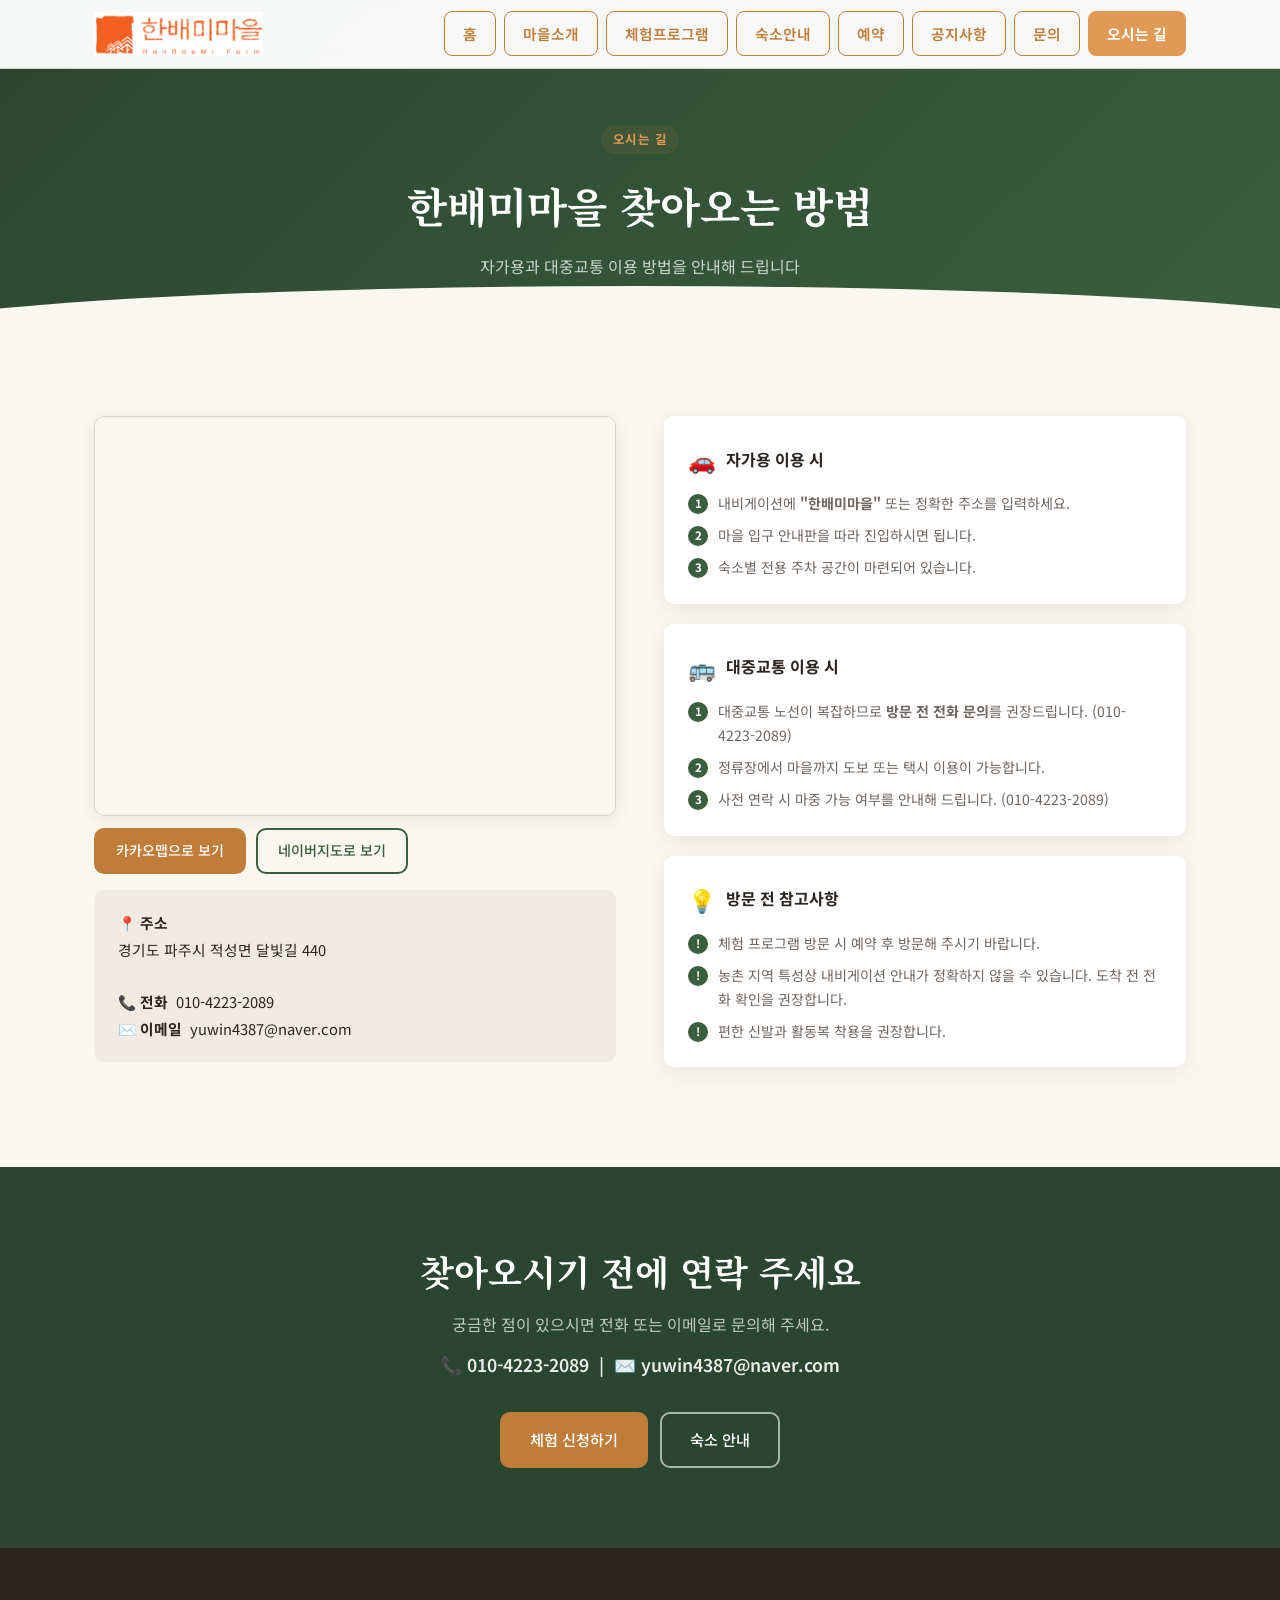
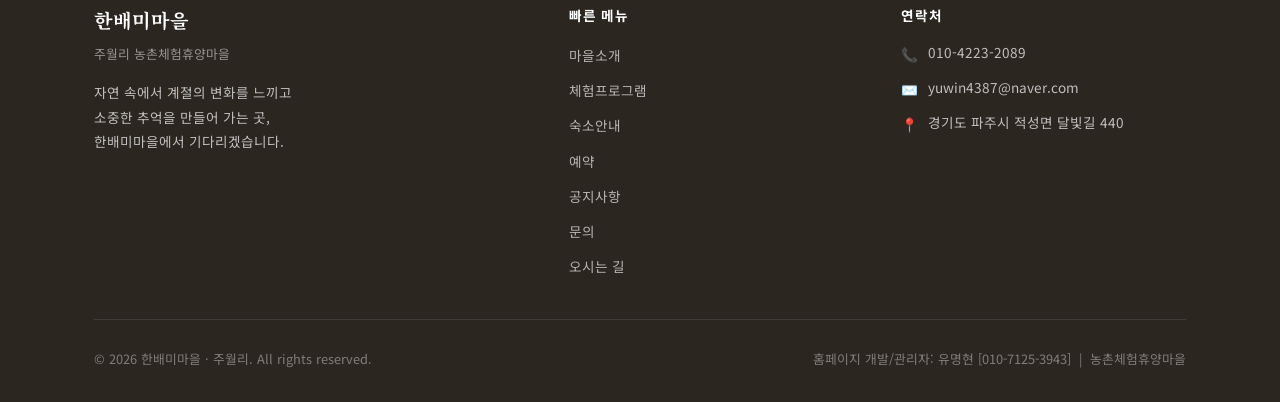
<file: directions.html>
<!DOCTYPE html>
<html lang="ko">
<head>
  <meta charset="UTF-8">
  <meta name="viewport" content="width=device-width, initial-scale=1.0">
  <title>오시는 길 · 한배미마을 주월리</title>
  <meta name="description" content="경기도 파주시 적성면 달빛길 440. 자가용·대중교통 이용 시 한배미마을 찾아오는 방법을 안내합니다.">
  <meta property="og:type" content="website">
  <meta property="og:title" content="오시는 길 · 한배미마을 주월리">
  <meta property="og:description" content="경기도 파주시 적성면 달빛길 440 — 한배미마을 찾아오는 방법">
  <meta property="og:image" content="https://hanbami-farm.kr/images/hero-road.png">
  <meta property="og:url" content="https://hanbami-farm.kr/directions.html">
  <link rel="canonical" href="https://hanbami-farm.kr/directions.html">
  <link rel="icon" type="image/png" href="images/logo.png">
  <link rel="stylesheet" href="css/style.css?v=20260702">
</head>
<body>

  <!-- ===== 헤더 ===== -->
  <header class="site-header">
    <div class="container">
      <nav class="nav">
        <a href="index.html" class="nav__logo" aria-label="한배미마을 홈">
          <img src="images/logo.png" alt="한배미마을 HanBaeMi Farm">
        </a>
        <button class="nav__toggle" aria-label="메뉴 열기" aria-expanded="false">
          <span></span><span></span><span></span>
        </button>
        <ul class="nav__menu">
          <li class="nav__item"><a href="index.html">홈</a></li>
          <li class="nav__item"><a href="village.html">마을소개</a></li>
          <li class="nav__item"><a href="experience.html">체험프로그램</a></li>
          <li class="nav__item"><a href="stay.html">숙소안내</a></li>
          <li class="nav__item"><a href="booking.html">예약</a></li>
          <li class="nav__item"><a href="notice.html">공지사항</a></li>
          <li class="nav__item"><a href="inquiry.html">문의</a></li>
          <li class="nav__item"><a href="directions.html" class="nav__cta">오시는 길</a></li>
        </ul>
      </nav>
    </div>
  </header>

  <!-- ===== 페이지 히어로 ===== -->
  <div class="page-hero">
    <div class="container">
      <span class="section-label page-hero__label">오시는 길</span>
      <h1 class="page-hero__title">한배미마을 찾아오는 방법</h1>
      <p class="page-hero__desc">자가용과 대중교통 이용 방법을 안내해 드립니다</p>
    </div>
  </div>

  <!-- ===== 지도 + 교통 안내 ===== -->
  <section class="section">
    <div class="container">
      <div class="directions-grid">

        <!-- 지도 -->
        <div>
          <div class="map-area">
            <div style="width:100%;height:400px;border-radius:10px;overflow:hidden;border:1px solid var(--border);">
              <iframe
                src="https://www.google.com/maps/embed?pb=!1m18!1m12!1m3!1d5288.627107444812!2d126.89933974578592!3d37.985611775219695!2m3!1f0!2f0!3f0!3m2!1i1024!2i768!4f13.1!3m3!1m2!1s0x357ce6ce0f6aff55%3A0x5fcb72ee04c33318!2z6rK96riw64-EIO2MjOyjvOyLnCDsoIHshLHrqbQg64us67mb6ri4IDQ0MA!5e0!3m2!1sko!2skr!4v1778696091905!5m2!1sko!2skr"
                width="100%" height="100%"
                style="border:0;" allowfullscreen="" loading="lazy"
                referrerpolicy="no-referrer-when-downgrade"
                title="한배미마을 위치">
              </iframe>
            </div>
          </div>
          <div style="display:flex;gap:10px;flex-wrap:wrap;margin-top:12px;">
            <a href="https://map.kakao.com/link/search/경기도 파주시 적성면 달빛길 440" target="_blank" rel="noopener"
               class="btn btn--primary btn--sm">카카오맵으로 보기</a>
            <a href="https://map.naver.com/v5/search/경기도 파주시 적성면 달빛길 440" target="_blank" rel="noopener"
               class="btn btn--outline btn--sm">네이버지도로 보기</a>
          </div>
          <div class="address-box" style="margin-top:16px;">
            <strong>📍 주소</strong><br>
            경기도 파주시 적성면 달빛길 440<br>
            <br>
            <strong>📞 전화</strong> &nbsp;010-4223-2089<br>
            <strong>✉️ 이메일</strong> &nbsp;yuwin4387@naver.com
          </div>
        </div>

        <!-- 교통편 안내 -->
        <div class="directions-info">

          <div class="direction-method">
            <div class="direction-method__header">
              <span class="direction-method__icon">🚗</span>
              <h3 class="direction-method__title">자가용 이용 시</h3>
            </div>
            <div class="direction-method__steps">
              <div class="direction-step">
                <span class="direction-step-num">1</span>
                <span>내비게이션에 <strong>"한배미마을"</strong> 또는 정확한 주소를 입력하세요.</span>
              </div>
              <div class="direction-step">
                <span class="direction-step-num">2</span>
                <span>마을 입구 안내판을 따라 진입하시면 됩니다.</span>
              </div>
              <div class="direction-step">
                <span class="direction-step-num">3</span>
                <span>숙소별 전용 주차 공간이 마련되어 있습니다.</span>
              </div>
            </div>
          </div>

          <div class="direction-method">
            <div class="direction-method__header">
              <span class="direction-method__icon">🚌</span>
              <h3 class="direction-method__title">대중교통 이용 시</h3>
            </div>
            <div class="direction-method__steps">
              <div class="direction-step">
                <span class="direction-step-num">1</span>
                <span>대중교통 노선이 복잡하므로 <strong>방문 전 전화 문의</strong>를 권장드립니다. (010-4223-2089)</span>
              </div>
              <div class="direction-step">
                <span class="direction-step-num">2</span>
                <span>정류장에서 마을까지 도보 또는 택시 이용이 가능합니다.</span>
              </div>
              <div class="direction-step">
                <span class="direction-step-num">3</span>
                <span>사전 연락 시 마중 가능 여부를 안내해 드립니다. (010-4223-2089)</span>
              </div>
            </div>
          </div>

          <div class="direction-method">
            <div class="direction-method__header">
              <span class="direction-method__icon">💡</span>
              <h3 class="direction-method__title">방문 전 참고사항</h3>
            </div>
            <div class="direction-method__steps">
              <div class="direction-step">
                <span class="direction-step-num">!</span>
                <span>체험 프로그램 방문 시 예약 후 방문해 주시기 바랍니다.</span>
              </div>
              <div class="direction-step">
                <span class="direction-step-num">!</span>
                <span>농촌 지역 특성상 내비게이션 안내가 정확하지 않을 수 있습니다. 도착 전 전화 확인을 권장합니다.</span>
              </div>
              <div class="direction-step">
                <span class="direction-step-num">!</span>
                <span>편한 신발과 활동복 착용을 권장합니다.</span>
              </div>
            </div>
          </div>

        </div>
      </div>
    </div>
  </section>

  <!-- ===== 문의 CTA ===== -->
  <section class="section section--dark">
    <div class="container" style="text-align:center;">
      <h2 class="section-title" style="color:#fff;">찾아오시기 전에 연락 주세요</h2>
      <p style="color:rgba(255,255,255,0.7);margin-bottom:12px;">궁금한 점이 있으시면 전화 또는 이메일로 문의해 주세요.</p>
      <p style="color:rgba(255,255,255,0.9);font-size:1.1rem;font-weight:600;margin-bottom:32px;">
        📞 010-4223-2089 &nbsp;|&nbsp; ✉️ yuwin4387@naver.com
      </p>
      <div style="display:flex;gap:12px;justify-content:center;flex-wrap:wrap;">
        <a href="experience.html" class="btn btn--primary">체험 신청하기</a>
        <a href="stay.html" class="btn btn--outline-white">숙소 안내</a>
      </div>
    </div>
  </section>

  <!-- ===== 푸터 ===== -->
  <footer class="site-footer">
    <div class="container">
      <div class="footer__top">
        <div>
          <p class="footer__brand-name">한배미마을</p>
          <p class="footer__brand-sub">주월리 농촌체험휴양마을</p>
          <p class="footer__brand-desc">
            자연 속에서 계절의 변화를 느끼고<br>
            소중한 추억을 만들어 가는 곳,<br>
            한배미마을에서 기다리겠습니다.
          </p>
        </div>
        <div>
          <p class="footer__col-title">빠른 메뉴</p>
          <ul class="footer__links">
            <li><a href="village.html">마을소개</a></li>
            <li><a href="experience.html">체험프로그램</a></li>
            <li><a href="stay.html">숙소안내</a></li>
            <li><a href="booking.html">예약</a></li>
            <li><a href="notice.html">공지사항</a></li>
            <li><a href="inquiry.html">문의</a></li>
            <li><a href="directions.html">오시는 길</a></li>
          </ul>
        </div>
        <div>
          <p class="footer__col-title">연락처</p>
          <div class="footer__contact-item">
            <span class="footer__contact-icon">📞</span>
            <span>010-4223-2089</span>
          </div>
          <div class="footer__contact-item">
            <span class="footer__contact-icon">✉️</span>
            <span>yuwin4387@naver.com</span>
          </div>
          <div class="footer__contact-item">
            <span class="footer__contact-icon">📍</span>
            <span>경기도 파주시 적성면 달빛길 440</span>
          </div>
        </div>
      </div>
      <div class="footer__bottom">
        <span>© <span class="footer-year">2026</span> 한배미마을 · 주월리. All rights reserved.</span>
        <span>홈페이지 개발/관리자: 유명현 [010-7125-3943] &nbsp;|&nbsp; 농촌체험휴양마을</span>
      </div>
    </div>
  </footer>

  <script src="js/main.js?v=20260702"></script>
</body>
</html>
</file>
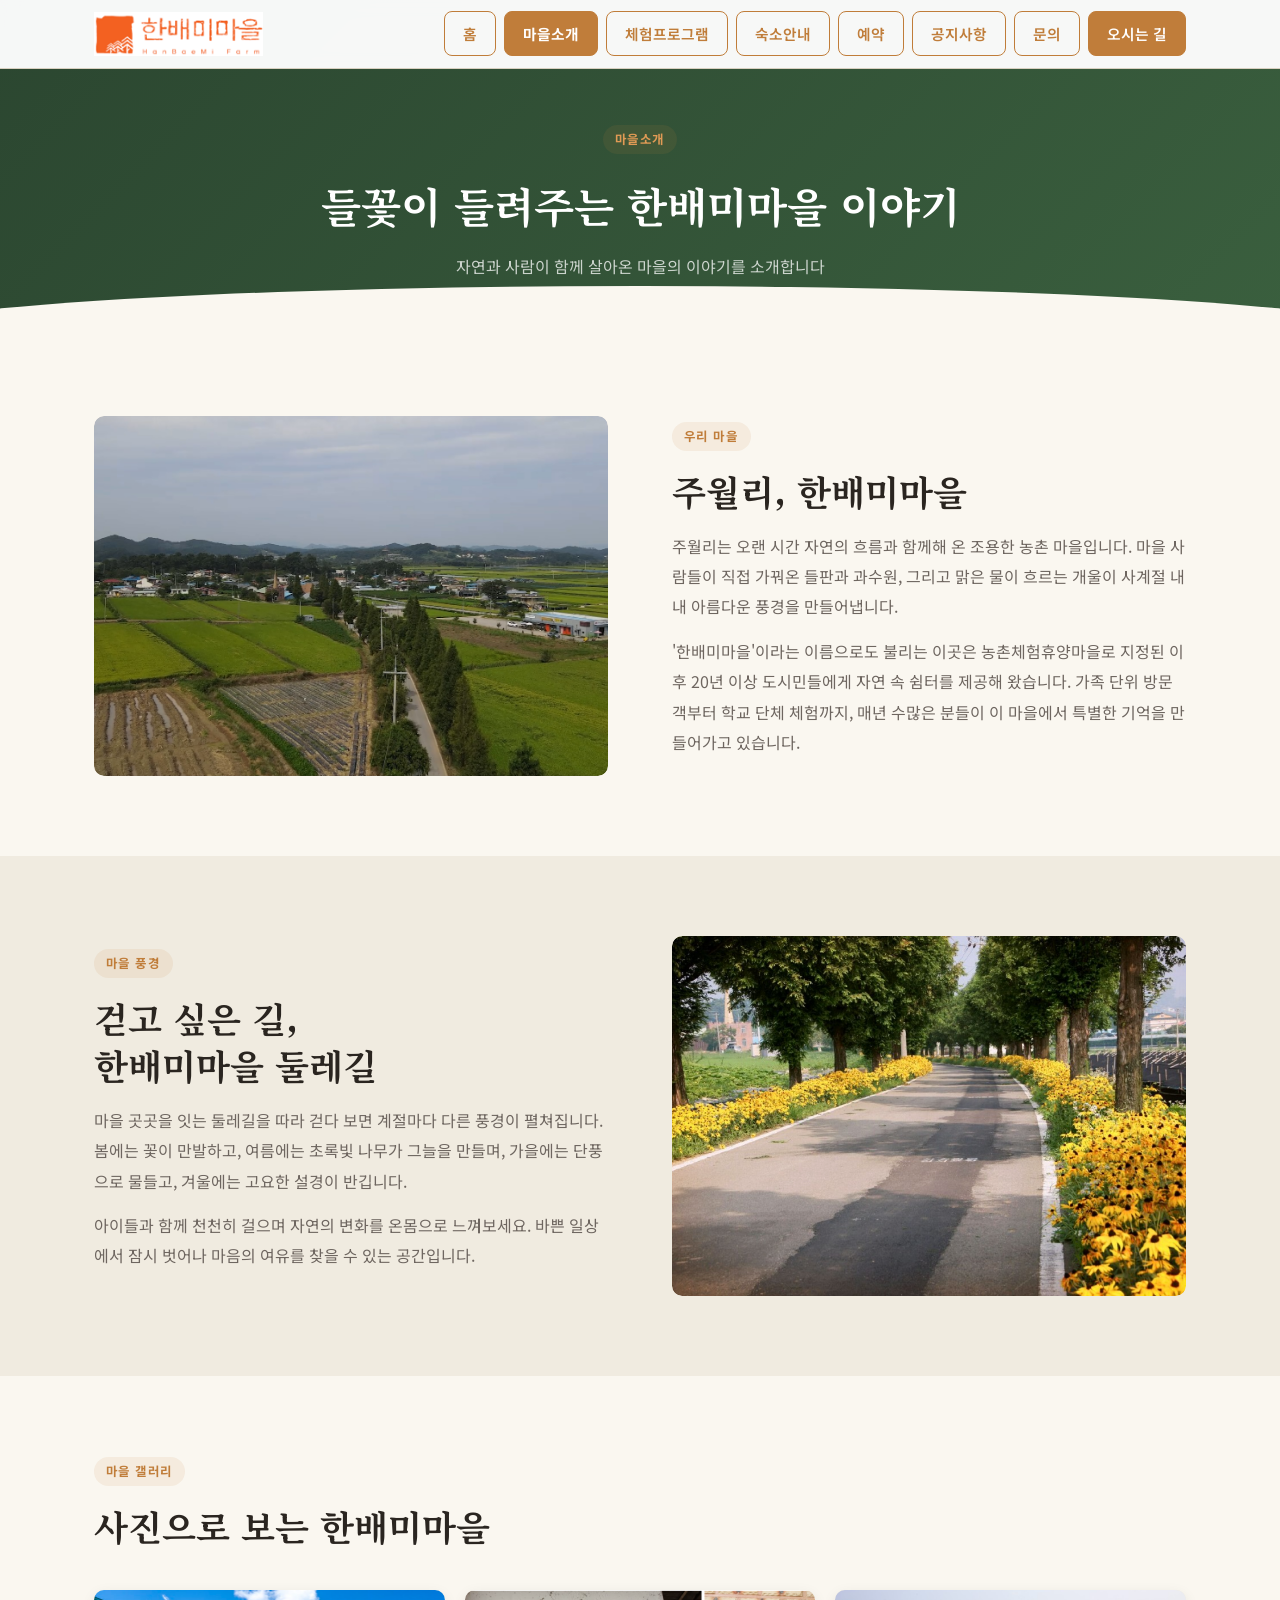
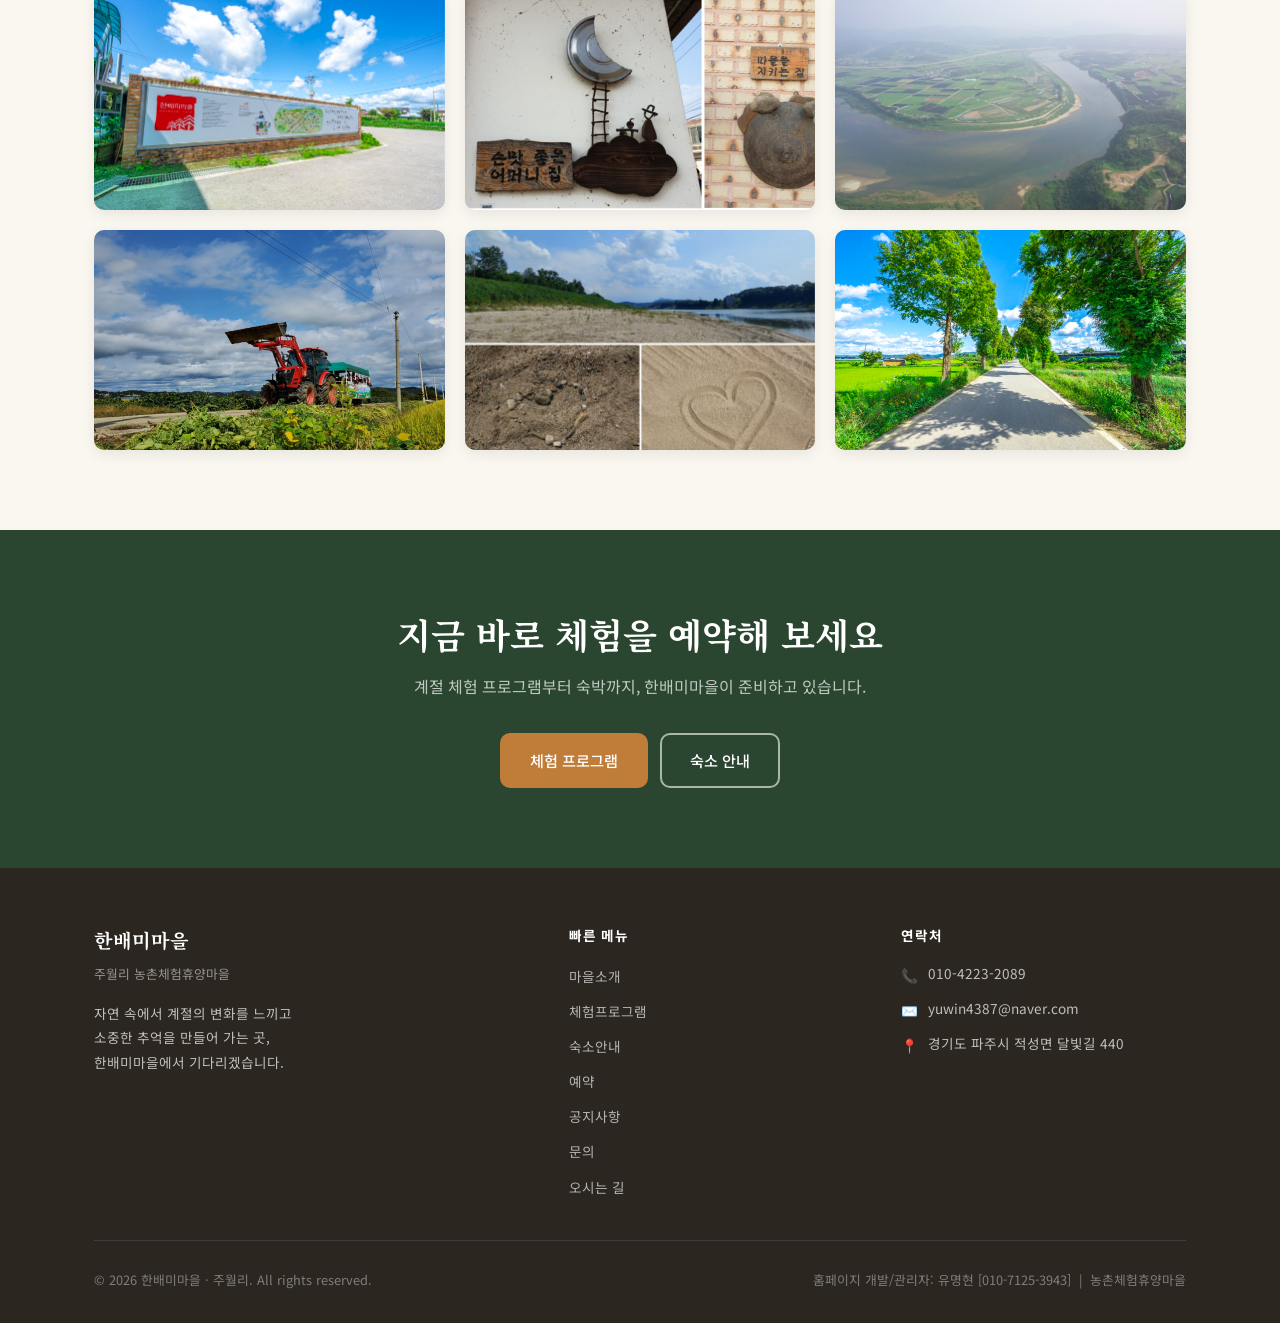
<file: village.html>
<!DOCTYPE html>
<html lang="ko">
<head>
  <meta charset="UTF-8">
  <meta name="viewport" content="width=device-width, initial-scale=1.0">
  <title>마을소개 · 한배미마을 주월리</title>
  <meta name="description" content="20년 이상 도시민에게 자연 속 쉼터를 제공해 온 경기도 파주 한배미마을의 이야기와 둘레길을 소개합니다.">
  <meta property="og:type" content="website">
  <meta property="og:title" content="마을소개 · 한배미마을 주월리">
  <meta property="og:description" content="자연과 사람이 어우러진 파주 한배미마을의 이야기">
  <meta property="og:image" content="https://hanbami-farm.kr/images/hero-road.png">
  <meta property="og:url" content="https://hanbami-farm.kr/village.html">
  <link rel="canonical" href="https://hanbami-farm.kr/village.html">
  <link rel="icon" type="image/png" href="images/logo.png">
  <link rel="stylesheet" href="css/style.css?v=20260702">
</head>
<body>

  <!-- ===== 헤더 ===== -->
  <header class="site-header">
    <div class="container">
      <nav class="nav">
        <a href="index.html" class="nav__logo" aria-label="한배미마을 홈">
          <img src="images/logo.png" alt="한배미마을 HanBaeMi Farm">
        </a>
        <button class="nav__toggle" aria-label="메뉴 열기" aria-expanded="false">
          <span></span><span></span><span></span>
        </button>
        <ul class="nav__menu">
          <li class="nav__item"><a href="index.html">홈</a></li>
          <li class="nav__item"><a href="village.html">마을소개</a></li>
          <li class="nav__item"><a href="experience.html">체험프로그램</a></li>
          <li class="nav__item"><a href="stay.html">숙소안내</a></li>
          <li class="nav__item"><a href="booking.html">예약</a></li>
          <li class="nav__item"><a href="notice.html">공지사항</a></li>
          <li class="nav__item"><a href="inquiry.html">문의</a></li>
          <li class="nav__item"><a href="directions.html" class="nav__cta">오시는 길</a></li>
        </ul>
      </nav>
    </div>
  </header>

  <!-- ===== 페이지 히어로 ===== -->
  <div class="page-hero">
    <div class="container">
      <span class="section-label page-hero__label">마을소개</span>
      <h1 class="page-hero__title">들꽃이 들려주는 한배미마을 이야기</h1>
      <p class="page-hero__desc">자연과 사람이 함께 살아온 마을의 이야기를 소개합니다</p>
    </div>
  </div>

  <!-- ===== 마을 소개 1 ===== -->
  <section class="section">
    <div class="container">
      <div class="village-story">
        <div class="village-story__img">
          <div class="photo" style="height:360px;border-radius:var(--radius);">
            <img src="images/village-view.png" alt="주월리 한배미마을 전경" loading="lazy">
          </div>
        </div>
        <div class="village-story__text">
          <span class="section-label">우리 마을</span>
          <h2 class="section-title">주월리, 한배미마을</h2>
          <p>
            주월리는 오랜 시간 자연의 흐름과 함께해 온 조용한 농촌 마을입니다.
            마을 사람들이 직접 가꿔온 들판과 과수원, 그리고 맑은 물이 흐르는 개울이
            사계절 내내 아름다운 풍경을 만들어냅니다.
          </p>
          <p>
            '한배미마을'이라는 이름으로도 불리는 이곳은 농촌체험휴양마을로 지정된 이후
            20년 이상 도시민들에게 자연 속 쉼터를 제공해 왔습니다.
            가족 단위 방문객부터 학교 단체 체험까지, 매년 수많은 분들이 이 마을에서
            특별한 기억을 만들어가고 있습니다.
          </p>
        </div>
      </div>
    </div>
  </section>

  <!-- ===== 마을 소개 2 ===== -->
  <section class="section section--alt">
    <div class="container">
      <div class="village-story village-story--reverse">
        <div class="village-story__img">
          <div class="photo" style="height:360px;border-radius:var(--radius);">
            <img src="images/trail.png" alt="한배미마을 둘레길" loading="lazy">
          </div>
        </div>
        <div class="village-story__text">
          <span class="section-label">마을 풍경</span>
          <h2 class="section-title">걷고 싶은 길,<br>한배미마을 둘레길</h2>
          <p>
            마을 곳곳을 잇는 둘레길을 따라 걷다 보면 계절마다 다른 풍경이 펼쳐집니다.
            봄에는 꽃이 만발하고, 여름에는 초록빛 나무가 그늘을 만들며,
            가을에는 단풍으로 물들고, 겨울에는 고요한 설경이 반깁니다.
          </p>
          <p>
            아이들과 함께 천천히 걸으며 자연의 변화를 온몸으로 느껴보세요.
            바쁜 일상에서 잠시 벗어나 마음의 여유를 찾을 수 있는 공간입니다.
          </p>
        </div>
      </div>
    </div>
  </section>

  <!-- ===== 마을 갤러리 ===== -->
  <section class="section">
    <div class="container">
      <span class="section-label">마을 갤러리</span>
      <h2 class="section-title">사진으로 보는 한배미마을</h2>
      <div class="gallery-grid">
        <div class="photo photo-card photo--hover-overlay" style="height:220px;">
          <img src="images/village-entrance.png" alt="한배미마을 입구" loading="lazy">
        </div>
        <div class="photo photo-card photo--hover-overlay" style="height:220px;">
          <img src="images/village-signs.png" alt="마을 명소 표지판" loading="lazy">
        </div>
        <div class="photo photo-card photo--hover-overlay" style="height:220px;">
          <img src="images/river.png" alt="임진강 풍경" loading="lazy">
        </div>
        <div class="photo photo-card photo--hover-overlay" style="height:220px;">
          <img src="images/tractor.png" alt="마을 농기계" loading="lazy">
        </div>
        <div class="photo photo-card photo--hover-overlay" style="height:220px;">
          <img src="images/riverside.png" alt="강가 풍경" loading="lazy">
        </div>
        <div class="photo photo-card photo--hover-overlay" style="height:220px;">
          <img src="images/hero-road.png" alt="메타세콰이어 길" loading="lazy">
        </div>
      </div>
    </div>
  </section>

  <!-- ===== CTA ===== -->
  <section class="section section--dark">
    <div class="container" style="text-align:center;">
      <h2 class="section-title" style="color:#fff;">지금 바로 체험을 예약해 보세요</h2>
      <p style="color:rgba(255,255,255,0.7);margin-bottom:32px;">계절 체험 프로그램부터 숙박까지, 한배미마을이 준비하고 있습니다.</p>
      <div style="display:flex;gap:12px;justify-content:center;flex-wrap:wrap;">
        <a href="experience.html" class="btn btn--primary">체험 프로그램</a>
        <a href="stay.html" class="btn btn--outline-white">숙소 안내</a>
      </div>
    </div>
  </section>

  <!-- ===== 푸터 ===== -->
  <footer class="site-footer">
    <div class="container">
      <div class="footer__top">
        <div>
          <p class="footer__brand-name">한배미마을</p>
          <p class="footer__brand-sub">주월리 농촌체험휴양마을</p>
          <p class="footer__brand-desc">
            자연 속에서 계절의 변화를 느끼고<br>
            소중한 추억을 만들어 가는 곳,<br>
            한배미마을에서 기다리겠습니다.
          </p>
        </div>
        <div>
          <p class="footer__col-title">빠른 메뉴</p>
          <ul class="footer__links">
            <li><a href="village.html">마을소개</a></li>
            <li><a href="experience.html">체험프로그램</a></li>
            <li><a href="stay.html">숙소안내</a></li>
            <li><a href="booking.html">예약</a></li>
            <li><a href="notice.html">공지사항</a></li>
            <li><a href="inquiry.html">문의</a></li>
            <li><a href="directions.html">오시는 길</a></li>
          </ul>
        </div>
        <div>
          <p class="footer__col-title">연락처</p>
          <div class="footer__contact-item">
            <span class="footer__contact-icon">📞</span>
            <span>010-4223-2089</span>
          </div>
          <div class="footer__contact-item">
            <span class="footer__contact-icon">✉️</span>
            <span>yuwin4387@naver.com</span>
          </div>
          <div class="footer__contact-item">
            <span class="footer__contact-icon">📍</span>
            <span>경기도 파주시 적성면 달빛길 440</span>
          </div>
        </div>
      </div>
      <div class="footer__bottom">
        <span>© <span class="footer-year">2026</span> 한배미마을 · 주월리. All rights reserved.</span>
        <span>홈페이지 개발/관리자: 유명현 [010-7125-3943] &nbsp;|&nbsp; 농촌체험휴양마을</span>
      </div>
    </div>
  </footer>

  <script src="js/main.js?v=20260702"></script>
</body>
</html>
</file>
<file: css/style.css>
/* =============================================
   한배미마을 · 주월리 — 공용 스타일
   ============================================= */

/* --- Google Fonts --- */
@import url('https://fonts.googleapis.com/css2?family=Noto+Serif+KR:wght@400;600;700&family=Noto+Sans+KR:wght@300;400;500;700&display=swap');

/* --- 변수 --- */
:root {
  --primary:       #3a5f3e;
  --primary-dark:  #2b4630;
  --primary-light: #5a8561;
  --accent:        #c07d3a;
  --accent-light:  #e09a55;
  --bg:            #faf7f0;
  --bg-alt:        #f0ebe0;
  --bg-dark:       #2b2620;
  --text:          #2a2520;
  --text-muted:    #6e6660;
  --border:        #d8d0c0;
  --white:         #ffffff;
  --radius:        10px;
  --shadow:        0 4px 20px rgba(0,0,0,0.08);
  --shadow-hover:  0 8px 32px rgba(0,0,0,0.14);
  --transition:    0.25s ease;
}

/* --- 리셋 --- */
*, *::before, *::after { box-sizing: border-box; margin: 0; padding: 0; }
html { scroll-behavior: smooth; }
body {
  font-family: 'Noto Sans KR', sans-serif;
  background: var(--bg);
  color: var(--text);
  line-height: 1.7;
  font-size: 16px;
}
img { display: block; max-width: 100%; height: auto; }
a { color: inherit; text-decoration: none; }
ul { list-style: none; }

/* --- 공용 --- */
.container { max-width: 1140px; margin: 0 auto; padding: 0 24px; }

.section { padding: 80px 0; }
.section--alt { background: var(--bg-alt); }
.section--dark { background: var(--primary-dark); color: var(--white); }

.section-label {
  display: inline-block;
  font-size: 0.78rem;
  font-weight: 700;
  letter-spacing: 0.12em;
  text-transform: uppercase;
  color: var(--accent);
  background: rgba(192,125,58,0.1);
  padding: 4px 12px;
  border-radius: 20px;
  margin-bottom: 16px;
}
.section-title {
  font-family: 'Noto Serif KR', serif;
  font-size: clamp(1.6rem, 3vw, 2.2rem);
  font-weight: 700;
  line-height: 1.35;
  margin-bottom: 16px;
}
.section-desc {
  font-size: 1rem;
  color: var(--text-muted);
  max-width: 520px;
  line-height: 1.8;
}

/* --- 버튼 --- */
.btn {
  display: inline-block;
  padding: 13px 28px;
  border-radius: var(--radius);
  font-size: 0.95rem;
  font-weight: 500;
  cursor: pointer;
  transition: all var(--transition);
  border: 2px solid transparent;
}
.btn--primary {
  background: var(--accent);
  color: var(--white);
}
.btn--primary:hover { background: var(--accent-light); transform: translateY(-2px); box-shadow: var(--shadow); }

.btn--outline {
  border-color: var(--primary);
  color: var(--primary);
  background: transparent;
}
.btn--outline:hover { background: var(--primary); color: var(--white); transform: translateY(-2px); }

.btn--outline-white {
  border-color: rgba(255,255,255,0.6);
  color: var(--white);
  background: transparent;
}
.btn--outline-white:hover { background: rgba(255,255,255,0.15); transform: translateY(-2px); }

.btn--sm { padding: 9px 20px; font-size: 0.88rem; }

/* --- 이미지 플레이스홀더 --- */
.img-ph {
  background: var(--bg-alt);
  border: 2px dashed var(--border);
  display: flex;
  flex-direction: column;
  align-items: center;
  justify-content: center;
  gap: 8px;
  color: var(--text-muted);
  font-size: 0.85rem;
  text-align: center;
}
.img-ph::before {
  content: '📷';
  font-size: 2rem;
}

/* --- 실제 사진 (그림 삽입용) --- */
.photo {
  position: relative;
  overflow: hidden;
  background: var(--bg-alt);
}
.photo img {
  width: 100%;
  height: 100%;
  object-fit: cover;
  display: block;
  transition: transform 0.5s ease;
  filter: saturate(1.05);
  backface-visibility: hidden;
}
.photo:hover img { transform: scale(1.04); }

/* 이미지 위에 살짝 어두운 오버레이 (호버 시) */
.photo--hover-overlay::after {
  content: '';
  position: absolute;
  inset: 0;
  background: linear-gradient(180deg, transparent 50%, rgba(0,0,0,0.25) 100%);
  pointer-events: none;
  opacity: 0;
  transition: opacity 0.3s ease;
}
.photo--hover-overlay:hover::after { opacity: 1; }

/* 갤러리 카드 — 부드러운 둥근 모서리 + 그림자 */
.photo-card {
  border-radius: var(--radius);
  overflow: hidden;
  box-shadow: 0 4px 14px rgba(0,0,0,0.08);
  transition: transform 0.3s ease, box-shadow 0.3s ease;
}
.photo-card:hover {
  transform: translateY(-4px);
  box-shadow: 0 10px 28px rgba(0,0,0,0.14);
}

/* 히어로 우측 사진 — 어둡게 톤다운 */
.hero__right .photo::before {
  content: '';
  position: absolute;
  inset: 0;
  background: linear-gradient(135deg, rgba(43,70,48,0.35) 0%, rgba(43,70,48,0.05) 50%, transparent 100%);
  z-index: 1;
  pointer-events: none;
}

/* 그림21을 4분할로 보여주기 위한 컨테이너 */
.facility-photo {
  height: 180px;
  background-image: url('../images/facilities.png');
  background-size: 400% 100%;
  background-repeat: no-repeat;
  position: relative;
  transition: transform 0.4s ease;
}
.facility-photo--pool   { background-position:   0% center; }
.facility-photo--fish   { background-position:  33.33% center; }
.facility-photo--bbq    { background-position:  66.66% center; }
.facility-photo--parking{ background-position: 100% center; }
.facility-card:hover .facility-photo { transform: scale(1.06); }
.facility-card {
  overflow: hidden;
}

/* =============================================
   헤더 / 네비게이션
   ============================================= */
.site-header {
  position: fixed;
  top: 0; left: 0; right: 0;
  z-index: 900;
  background: rgba(255,255,255,0.96);
  backdrop-filter: blur(8px);
  border-bottom: 1px solid var(--border);
  transition: box-shadow var(--transition);
}
.site-header.scrolled { box-shadow: 0 2px 20px rgba(0,0,0,0.1); }

.nav {
  display: flex;
  align-items: center;
  justify-content: space-between;
  height: 68px;
}
.nav__logo {
  display: flex;
  align-items: center;
  line-height: 1;
  transition: opacity var(--transition);
}
.nav__logo:hover { opacity: 0.85; }
.nav__logo img {
  height: 44px;
  width: auto;
  display: block;
}
.nav__menu {
  display: flex;
  align-items: center;
  gap: 8px;
}
.nav__item a {
  display: inline-block;
  padding: 9px 18px;
  font-size: 0.92rem;
  font-weight: 600;
  color: var(--accent);
  border-radius: 8px;
  border: 1.5px solid var(--accent);
  background: transparent;
  transition: transform 0.25s ease,
              background 0.25s ease,
              color 0.25s ease,
              border-color 0.25s ease,
              box-shadow 0.25s ease;
  will-change: transform;
}
.nav__item a:hover {
  color: var(--white);
  background: var(--accent);
  border-color: var(--accent);
  transform: translateY(-2px) scale(1.06);
  box-shadow: 0 6px 16px rgba(192,125,58,0.28);
}
.nav__item.active a {
  color: var(--white);
  font-weight: 700;
  background: var(--accent);
  border-color: var(--accent);
}
.nav__item.active a:hover {
  background: var(--accent-light);
  border-color: var(--accent-light);
  transform: translateY(-2px) scale(1.06);
}

.nav__cta {
  background: var(--accent) !important;
  color: var(--white) !important;
  border-color: var(--accent) !important;
}
.nav__cta:hover {
  background: var(--accent-light) !important;
  border-color: var(--accent-light) !important;
  color: var(--white) !important;
  transform: translateY(-2px) scale(1.06);
  box-shadow: 0 6px 16px rgba(192,125,58,0.35);
}
.nav__item.active .nav__cta {
  background: var(--accent-light) !important;
  border-color: var(--accent-light) !important;
}

.nav__toggle {
  display: none;
  background: none;
  border: none;
  cursor: pointer;
  padding: 8px;
  flex-direction: column;
  gap: 5px;
}
.nav__toggle span {
  display: block;
  width: 24px;
  height: 2px;
  background: var(--text);
  border-radius: 2px;
  transition: all var(--transition);
}

/* =============================================
   히어로 (index.html)
   ============================================= */
.hero {
  min-height: 100vh;
  display: flex;
  align-items: stretch;
  padding-top: 68px;
}
.hero__left {
  flex: 0 0 55%;
  display: flex;
  align-items: center;
  background: linear-gradient(150deg, var(--primary-dark) 0%, var(--primary) 60%, #4d7a52 100%);
  padding: 80px 60px 80px 80px;
}
.hero__right {
  flex: 0 0 45%;
  position: relative;
  overflow: hidden;
}
.hero__right .img-ph {
  position: absolute;
  inset: 0;
  border: none;
  font-size: 1rem;
  color: rgba(255,255,255,0.5);
  background: linear-gradient(135deg, #2b4630 0%, #4a7550 100%);
}
.hero__right .img-ph::before { font-size: 3rem; color: rgba(255,255,255,0.3); }

.hero__content { max-width: 480px; }
.hero__badge {
  display: inline-block;
  font-size: 0.78rem;
  font-weight: 700;
  letter-spacing: 0.15em;
  color: var(--accent-light);
  border: 1px solid var(--accent-light);
  padding: 5px 14px;
  border-radius: 20px;
  margin-bottom: 24px;
}
.hero__title {
  font-family: 'Noto Serif KR', serif;
  font-size: clamp(2rem, 4vw, 3rem);
  font-weight: 700;
  color: var(--white);
  line-height: 1.3;
  margin-bottom: 20px;
}
.hero__desc {
  font-size: 1rem;
  color: rgba(255,255,255,0.75);
  line-height: 1.8;
  margin-bottom: 36px;
}
.hero__btns { display: flex; gap: 12px; flex-wrap: wrap; }

/* --- 통계 띠 --- */
.stats-bar {
  background: var(--accent);
  padding: 28px 0;
}
.stats-bar__inner {
  display: grid;
  grid-template-columns: repeat(4, 1fr);
  gap: 0;
}
.stat-item {
  display: flex;
  flex-direction: column;
  align-items: center;
  padding: 0 20px;
  border-right: 1px solid rgba(255,255,255,0.3);
}
.stat-item:last-child { border-right: none; }
.stat-item__num {
  font-family: 'Noto Serif KR', serif;
  font-size: 1.8rem;
  font-weight: 700;
  color: var(--white);
  line-height: 1;
  margin-bottom: 4px;
}
.stat-item__label {
  font-size: 0.82rem;
  color: rgba(255,255,255,0.85);
  letter-spacing: 0.03em;
}

/* =============================================
   마을 소개 섹션 (index)
   ============================================= */
.about__grid {
  display: grid;
  grid-template-columns: 1fr 1fr;
  gap: 64px;
  align-items: center;
}
.about__img { height: 420px; border-radius: var(--radius); overflow: hidden; }
.about__img .img-ph { height: 100%; border-radius: var(--radius); }
.about__text p {
  color: var(--text-muted);
  line-height: 1.9;
  margin-bottom: 14px;
}
.about__highlights {
  margin-top: 24px;
  display: flex;
  flex-direction: column;
  gap: 10px;
}
.about__highlight {
  display: flex;
  align-items: flex-start;
  gap: 10px;
  font-size: 0.92rem;
}
.about__highlight-icon { color: var(--accent); font-size: 1.1rem; flex-shrink: 0; margin-top: 2px; }

/* =============================================
   사계절 체험 미리보기 (index)
   ============================================= */
.seasons__grid {
  display: grid;
  grid-template-columns: repeat(4, 1fr);
  gap: 20px;
  margin-top: 48px;
}
.season-card {
  border-radius: var(--radius);
  overflow: hidden;
  box-shadow: var(--shadow);
  transition: transform var(--transition), box-shadow var(--transition);
  background: var(--white);
}
.season-card:hover { transform: translateY(-6px); box-shadow: var(--shadow-hover); }

.season-card__img {
  height: 180px;
  position: relative;
}
.season-card__img .img-ph { height: 100%; border: none; border-radius: 0; }
.season-card__season-tag {
  position: absolute;
  top: 12px; left: 12px;
  font-size: 0.75rem;
  font-weight: 700;
  padding: 3px 10px;
  border-radius: 20px;
  color: var(--white);
}
.season-card__season-tag.spring  { background: #7cb563; }
.season-card__season-tag.summer  { background: #3a9bd5; }
.season-card__season-tag.autumn  { background: #d4782a; }
.season-card__season-tag.winter  { background: #7a9bbf; }

.season-card__body { padding: 20px; }
.season-card__period { font-size: 0.78rem; color: var(--text-muted); margin-bottom: 6px; }
.season-card__name {
  font-family: 'Noto Serif KR', serif;
  font-size: 1rem;
  font-weight: 700;
  margin-bottom: 8px;
}
.season-card__desc { font-size: 0.86rem; color: var(--text-muted); line-height: 1.6; }
.season-card__sub { display:block; margin-top:3px; font-size:0.82rem; font-weight:400; color:var(--text-muted); }

/* =============================================
   숙소 미리보기 (index)
   ============================================= */
.stay-preview__grid {
  display: grid;
  grid-template-columns: repeat(2, 1fr);
  gap: 24px;
  margin-top: 48px;
}
.stay-preview-card {
  display: flex;
  gap: 20px;
  background: var(--white);
  border-radius: var(--radius);
  overflow: hidden;
  box-shadow: var(--shadow);
  transition: box-shadow var(--transition);
}
.stay-preview-card:hover { box-shadow: var(--shadow-hover); }
.stay-preview-card__img { flex: 0 0 140px; }
.stay-preview-card__img .img-ph { height: 140px; border: none; border-radius: 0; }
.stay-preview-card__body { padding: 20px 20px 20px 0; }
.stay-preview-card__name {
  font-family: 'Noto Serif KR', serif;
  font-weight: 700;
  margin-bottom: 6px;
}
.stay-preview-card__info { font-size: 0.85rem; color: var(--text-muted); line-height: 1.7; }
.stay-preview-card__tag {
  display: inline-block;
  font-size: 0.72rem;
  padding: 2px 8px;
  border-radius: 4px;
  background: rgba(58,95,62,0.1);
  color: var(--primary);
  margin-top: 8px;
  margin-right: 4px;
}

/* =============================================
   공지사항 미리보기 (index)
   ============================================= */
.notices-preview-card {
  background: var(--white);
  border-radius: var(--radius);
  padding: 32px;
  box-shadow: var(--shadow);
}
.notice-list { margin-top: 16px; }
.notice-item {
  display: flex;
  align-items: center;
  gap: 12px;
  padding: 14px 0;
  border-bottom: 1px solid var(--border);
  transition: opacity var(--transition);
}
.notice-item:last-child { border-bottom: none; }
.notice-item:hover { opacity: 0.75; }
.notice-item__cat {
  flex-shrink: 0;
  font-size: 0.72rem;
  font-weight: 700;
  padding: 3px 8px;
  border-radius: 4px;
  background: var(--bg-alt);
  color: var(--text-muted);
}
.notice-item__title { flex: 1; font-size: 0.92rem; }
.notice-item__date { font-size: 0.78rem; color: var(--text-muted); flex-shrink: 0; }

/* =============================================
   페이지 히어로 (서브 페이지 공용)
   ============================================= */
.page-hero {
  padding-top: 68px;
  background: linear-gradient(135deg, var(--primary-dark) 0%, var(--primary) 100%);
  padding-bottom: 56px;
  padding-top: calc(68px + 56px);
  text-align: center;
  position: relative;
  overflow: hidden;
}
.page-hero::after {
  content: '';
  position: absolute;
  bottom: 0; left: 0; right: 0;
  height: 50px;
  background: var(--bg);
  clip-path: ellipse(60% 100% at 50% 100%);
}
.page-hero__label { color: var(--accent-light); }
.page-hero__title {
  font-family: 'Noto Serif KR', serif;
  font-size: clamp(1.8rem, 4vw, 2.6rem);
  font-weight: 700;
  color: var(--white);
  margin-bottom: 12px;
}
.page-hero__desc { color: rgba(255,255,255,0.75); font-size: 1rem; }

/* =============================================
   체험 프로그램 페이지
   ============================================= */
.season-tabs {
  display: flex;
  gap: 8px;
  justify-content: center;
  margin-bottom: 48px;
  flex-wrap: wrap;
}
.season-tab {
  padding: 10px 24px;
  border-radius: 30px;
  border: 2px solid var(--border);
  font-size: 0.92rem;
  font-weight: 500;
  cursor: pointer;
  transition: all var(--transition);
  background: var(--white);
  color: var(--text-muted);
}
.season-tab:hover { border-color: var(--primary); color: var(--primary); }
.season-tab.active { background: var(--primary); border-color: var(--primary); color: var(--white); }

.program-panel { display: none; }
.program-panel.active { display: block; }

.program-detail {
  display: grid;
  grid-template-columns: 1fr 1fr;
  gap: 48px;
  align-items: start;
}
.program-detail__img { border-radius: var(--radius); overflow: hidden; }
.program-detail__img .img-ph { height: 340px; border-radius: var(--radius); }

.program-meta {
  display: grid;
  grid-template-columns: 1fr 1fr;
  gap: 16px;
  margin-bottom: 24px;
}
.program-meta-item {
  background: var(--bg-alt);
  border-radius: 8px;
  padding: 14px 16px;
}
.program-meta-item__label {
  font-size: 0.75rem;
  color: var(--text-muted);
  margin-bottom: 4px;
}
.program-meta-item__value { font-size: 0.92rem; font-weight: 600; }

.program-detail__title {
  font-family: 'Noto Serif KR', serif;
  font-size: 1.5rem;
  font-weight: 700;
  margin-bottom: 12px;
}
.program-detail__desc {
  color: var(--text-muted);
  line-height: 1.9;
  margin-bottom: 24px;
}
.program-detail__items { margin-bottom: 24px; }
.program-detail__item {
  display: flex;
  align-items: center;
  gap: 10px;
  padding: 10px 0;
  border-bottom: 1px solid var(--border);
  font-size: 0.92rem;
}
.program-detail__item:last-child { border-bottom: none; }
.program-detail__item-icon { color: var(--primary); }

/* --- 예약 폼 --- */
.reservation-section { background: var(--bg-alt); }
.reservation-box {
  background: var(--white);
  border-radius: var(--radius);
  padding: 48px;
  box-shadow: var(--shadow);
  max-width: 720px;
  margin: 0 auto;
}
.form-grid {
  display: grid;
  grid-template-columns: 1fr 1fr;
  gap: 20px;
}
.form-group { display: flex; flex-direction: column; gap: 6px; }
.form-group--full { grid-column: 1 / -1; }
.form-label { font-size: 0.88rem; font-weight: 500; }
.form-label .required { color: var(--accent); margin-left: 3px; }
.form-input, .form-select, .form-textarea {
  padding: 11px 14px;
  border: 1.5px solid var(--border);
  border-radius: 8px;
  font-family: 'Noto Sans KR', sans-serif;
  font-size: 0.92rem;
  background: var(--bg);
  color: var(--text);
  transition: border-color var(--transition);
}
.form-input:focus, .form-select:focus, .form-textarea:focus {
  outline: none;
  border-color: var(--primary);
  background: var(--white);
}

/* 날짜 입력 — 클릭으로만 선택 */
.form-input--date {
  cursor: pointer;
  caret-color: transparent;
}
.form-input--date::-webkit-calendar-picker-indicator {
  cursor: pointer;
  opacity: 0.7;
  transition: opacity 0.2s ease;
}
.form-input--date:hover::-webkit-calendar-picker-indicator {
  opacity: 1;
}
.form-input--date:hover {
  border-color: var(--primary);
}
.form-textarea { resize: vertical; min-height: 100px; }
.form-count { display: flex; align-items: center; gap: 10px; }
.form-count input { width: 70px; text-align: center; }
.form-check { display: flex; align-items: center; gap: 8px; font-size: 0.88rem; }
.form-check input { width: 16px; height: 16px; accent-color: var(--primary); }

/* =============================================
   숙소 페이지
   ============================================= */
.stay-grid {
  display: grid;
  grid-template-columns: repeat(2, 1fr);
  gap: 32px;
}
.stay-card {
  background: var(--white);
  border-radius: var(--radius);
  overflow: hidden;
  box-shadow: var(--shadow);
  transition: transform var(--transition), box-shadow var(--transition);
}
.stay-card:hover { transform: translateY(-4px); box-shadow: var(--shadow-hover); }
.stay-card__img .img-ph { height: 240px; border: none; border-radius: 0; }
.stay-card__body { padding: 28px; }
.stay-card__name {
  font-family: 'Noto Serif KR', serif;
  font-size: 1.25rem;
  font-weight: 700;
  margin-bottom: 6px;
}
.stay-card__capacity { font-size: 0.85rem; color: var(--text-muted); margin-bottom: 14px; }
.stay-card__features {
  display: flex;
  flex-wrap: wrap;
  gap: 6px;
  margin-bottom: 16px;
}
.stay-card__feature {
  font-size: 0.78rem;
  padding: 3px 10px;
  border-radius: 4px;
  background: rgba(58,95,62,0.1);
  color: var(--primary);
}
.stay-card__desc { font-size: 0.88rem; color: var(--text-muted); line-height: 1.75; }

/* =============================================
   공지사항 페이지
   ============================================= */
.notice-filter-tabs {
  display: flex;
  gap: 6px;
  margin-bottom: 24px;
  border-bottom: 2px solid var(--border);
  padding-bottom: 0;
}
.notice-filter-tab {
  padding: 10px 20px;
  font-size: 0.92rem;
  font-weight: 500;
  cursor: pointer;
  border: none;
  background: none;
  color: var(--text-muted);
  border-bottom: 3px solid transparent;
  margin-bottom: -2px;
  transition: all var(--transition);
}
.notice-filter-tab:hover { color: var(--primary); }
.notice-filter-tab.active { color: var(--primary); border-bottom-color: var(--primary); font-weight: 700; }

.notice-table { width: 100%; border-collapse: collapse; }
.notice-table th {
  padding: 12px 16px;
  text-align: left;
  font-size: 0.82rem;
  font-weight: 700;
  color: var(--text-muted);
  background: var(--bg-alt);
  border-bottom: 2px solid var(--border);
}
.notice-table td {
  padding: 16px;
  border-bottom: 1px solid var(--border);
  font-size: 0.92rem;
  vertical-align: middle;
}
.notice-table tr:hover td { background: rgba(58,95,62,0.04); cursor: pointer; }
.notice-table .cat-badge {
  display: inline-block;
  font-size: 0.72rem;
  font-weight: 700;
  padding: 2px 8px;
  border-radius: 4px;
}
.cat-badge.notice  { background: rgba(58,95,62,0.12); color: var(--primary); }
.cat-badge.exp     { background: rgba(192,125,58,0.15); color: var(--accent); }
.cat-badge.stay    { background: rgba(60,120,200,0.12); color: #3a78c8; }

/* =============================================
   오시는 길 페이지
   ============================================= */
.directions-grid {
  display: grid;
  grid-template-columns: 1fr 1fr;
  gap: 48px;
  align-items: start;
}
.map-area {
  border-radius: var(--radius);
  overflow: hidden;
  box-shadow: var(--shadow);
}
.map-area .img-ph { height: 400px; border-radius: var(--radius); border: none; }
.map-area iframe { width: 100%; height: 400px; border: none; display: block; }

.directions-info {}
.direction-method {
  background: var(--white);
  border-radius: var(--radius);
  padding: 24px;
  margin-bottom: 20px;
  box-shadow: var(--shadow);
}
.direction-method__header {
  display: flex;
  align-items: center;
  gap: 10px;
  margin-bottom: 14px;
}
.direction-method__icon { font-size: 1.4rem; }
.direction-method__title { font-weight: 700; font-size: 1rem; }
.direction-method__steps { display: flex; flex-direction: column; gap: 8px; }
.direction-step {
  display: flex;
  gap: 10px;
  font-size: 0.88rem;
  color: var(--text-muted);
}
.direction-step-num {
  flex-shrink: 0;
  width: 20px;
  height: 20px;
  background: var(--primary);
  color: var(--white);
  border-radius: 50%;
  display: flex;
  align-items: center;
  justify-content: center;
  font-size: 0.72rem;
  font-weight: 700;
  margin-top: 2px;
}
.address-box {
  background: var(--bg-alt);
  border-radius: var(--radius);
  padding: 20px 24px;
  font-size: 0.92rem;
  line-height: 1.8;
}
.address-box strong { font-weight: 700; color: var(--text); }

/* =============================================
   마을소개 페이지
   ============================================= */
.village-story {
  display: grid;
  grid-template-columns: 1fr 1fr;
  gap: 64px;
  align-items: center;
}
.village-story--reverse { direction: rtl; }
.village-story--reverse > * { direction: ltr; }
.village-story__img { border-radius: var(--radius); overflow: hidden; }
.village-story__img .img-ph { height: 360px; border-radius: var(--radius); }
.village-story__text p {
  color: var(--text-muted);
  line-height: 1.9;
  margin-bottom: 14px;
}

/* =============================================
   푸터
   ============================================= */
.site-footer {
  background: var(--bg-dark);
  color: rgba(255,255,255,0.7);
  padding: 56px 0 32px;
}
.footer__top {
  display: grid;
  grid-template-columns: 1.5fr 1fr 1fr;
  gap: 48px;
  padding-bottom: 40px;
  border-bottom: 1px solid rgba(255,255,255,0.1);
  margin-bottom: 28px;
}
.footer__brand-name {
  font-family: 'Noto Serif KR', serif;
  font-size: 1.2rem;
  font-weight: 700;
  color: var(--white);
  margin-bottom: 6px;
}
.footer__brand-sub { font-size: 0.8rem; color: rgba(255,255,255,0.5); margin-bottom: 16px; }
.footer__brand-desc { font-size: 0.85rem; line-height: 1.8; }
.footer__col-title {
  font-size: 0.85rem;
  font-weight: 700;
  color: var(--white);
  margin-bottom: 14px;
  letter-spacing: 0.05em;
}
.footer__links { display: flex; flex-direction: column; gap: 8px; }
.footer__links a {
  font-size: 0.85rem;
  color: rgba(255,255,255,0.65);
  transition: color var(--transition);
}
.footer__links a:hover { color: var(--accent-light); }
.footer__contact-item {
  display: flex;
  align-items: flex-start;
  gap: 10px;
  font-size: 0.85rem;
  margin-bottom: 10px;
}
.footer__contact-icon { flex-shrink: 0; color: var(--accent-light); margin-top: 2px; }
.footer__bottom {
  display: flex;
  justify-content: space-between;
  align-items: center;
  font-size: 0.8rem;
  color: rgba(255,255,255,0.4);
}

/* =============================================
   모달
   ============================================= */
.modal-overlay {
  display: none;
  position: fixed;
  inset: 0;
  background: rgba(0,0,0,0.5);
  z-index: 1000;
  align-items: center;
  justify-content: center;
}
.modal-overlay.open { display: flex; }
.modal-box {
  background: var(--white);
  border-radius: var(--radius);
  padding: 40px 48px;
  max-width: 420px;
  width: 90%;
  text-align: center;
  box-shadow: 0 20px 60px rgba(0,0,0,0.2);
}
.modal-icon { font-size: 3rem; margin-bottom: 16px; }
.modal-title { font-family: 'Noto Serif KR', serif; font-size: 1.3rem; font-weight: 700; margin-bottom: 12px; }
.modal-desc { font-size: 0.92rem; color: var(--text-muted); line-height: 1.7; margin-bottom: 24px; }

/* =============================================
   반응형
   ============================================= */
@media (max-width: 900px) {
  .hero { flex-direction: column; min-height: auto; }
  .hero__left { flex: none; padding: 60px 32px; }
  .hero__right { flex: none; height: 260px; }
  .about__grid, .program-detail, .directions-grid,
  .village-story, .stay-preview__grid { grid-template-columns: 1fr; gap: 32px; }
  .village-story--reverse { direction: ltr; }
  .stats-bar__inner { grid-template-columns: repeat(2, 1fr); }
  .stat-item:nth-child(2) { border-right: none; }
  .seasons__grid { grid-template-columns: repeat(2, 1fr); }
  .stay-grid { grid-template-columns: 1fr; }
  .footer__top { grid-template-columns: 1fr 1fr; }
  .form-grid { grid-template-columns: 1fr; }
}

/* 반응형 grid 클래스 */
.facility-grid { display: grid; grid-template-columns: repeat(4, 1fr); gap: 24px; }
.gallery-grid  { display: grid; grid-template-columns: repeat(3, 1fr); gap: 20px; margin-top: 40px; }
.cta-grid      { display: grid; grid-template-columns: 1fr 1fr; gap: 24px; }

@media (max-width: 900px) {
  .facility-grid { grid-template-columns: repeat(2, 1fr); }
  .gallery-grid  { grid-template-columns: repeat(2, 1fr); }
}

/* 네비게이션 햄버거 전환 (태블릿 포함) */
@media (max-width: 900px) {
  .nav__menu {
    display: none;
    flex-direction: column;
    position: absolute;
    top: 68px; left: 0; right: 0;
    background: var(--white);
    border-bottom: 1px solid var(--border);
    padding: 6px 0;
    gap: 0;
    box-shadow: 0 4px 20px rgba(0,0,0,0.1);
    z-index: 100;
  }
  .nav__menu.open { display: flex; }
  .nav__item { width: 100%; }
  .nav__item a {
    display: block;
    padding: 11px 24px;
    width: 100%;
    box-sizing: border-box;
    border: none;
    border-radius: 0;
    border-bottom: 1px solid var(--bg);
    font-size: 0.95rem;
    font-weight: 600;
    color: var(--text);
    background: transparent;
    transform: none !important;
    box-shadow: none !important;
  }
  .nav__item a:hover,
  .nav__item.active a {
    background: var(--bg);
    color: var(--accent);
    border-color: var(--bg);
  }
  .nav__item .nav__cta,
  .nav__item.active .nav__cta {
    background: transparent !important;
    color: var(--accent) !important;
    border: none !important;
  }
  .nav__toggle { display: flex; }
}

/* 소형 모바일 추가 조정 */
@media (max-width: 640px) {
  .hero__left { padding: 48px 24px; }
  .section { padding: 56px 0; }
  .seasons__grid { grid-template-columns: 1fr; }
  .stats-bar__inner { grid-template-columns: repeat(2, 1fr); }
  .footer__top { grid-template-columns: 1fr; gap: 32px; }
  .footer__bottom { flex-direction: column; gap: 8px; text-align: center; }
  .reservation-box { padding: 28px 20px; }
  .facility-grid { grid-template-columns: repeat(2, 1fr); }
  .gallery-grid  { grid-template-columns: 1fr; }
  .cta-grid      { grid-template-columns: 1fr; }
}

/* ==============================================
   로그인 / 관리자 스타일
   ============================================== */

/* 로그인 박스 */
.login-box {
  max-width: 440px;
  margin: 0 auto;
  background: var(--white);
  border-radius: var(--radius);
  padding: 40px 36px;
  box-shadow: var(--shadow);
}

/* 관리자 메시지 배너 */
.admin-msg {
  padding: 12px 16px;
  border-radius: var(--radius);
  font-size: 0.9rem;
  font-weight: 500;
}
.admin-msg--success {
  background: #eaf4eb;
  color: #2d6a31;
  border: 1px solid #b2d9b5;
}
.admin-msg--error {
  background: #fdecea;
  color: #b71c1c;
  border: 1px solid #f5b3ae;
}

/* 관리자 테이블 전용 */
.admin-table__title {
  text-align: left;
  max-width: 320px;
  white-space: nowrap;
  overflow: hidden;
  text-overflow: ellipsis;
}
.admin-table__actions {
  display: flex;
  gap: 6px;
  justify-content: center;
  white-space: nowrap;
}
.btn--danger {
  background: #e74c3c;
  color: #fff;
  border-color: #e74c3c;
}
.btn--danger:hover {
  background: #c0392b;
  border-color: #c0392b;
}

/* =============================================
   문의 (Inquiry) 스타일
   ============================================= */

/* 상태 배지 */
.iq-badge {
  display: inline-block;
  font-size: 0.72rem;
  padding: 2px 10px;
  border-radius: 20px;
  font-weight: 600;
  white-space: nowrap;
}
.iq-badge--done {
  background: rgba(58,95,62,0.12);
  color: var(--primary);
}
.iq-badge--wait {
  background: rgba(192,125,58,0.12);
  color: var(--accent);
}

/* 문의 행 */
.inquiry-row {
  cursor: pointer;
  transition: background 0.15s;
}
.inquiry-row:hover td {
  background: rgba(58,95,62,0.04);
}

/* 상세 펼침 영역 */
.inquiry-detail-wrap {
  background: var(--bg-alt);
  border-top: 1px solid var(--border);
  animation: fadeSlideDown 0.18s ease;
}

@keyframes fadeSlideDown {
  from { opacity: 0; transform: translateY(-6px); }
  to   { opacity: 1; transform: translateY(0); }
}

/* 관리자 답변 박스 */
.inquiry-reply {
  background: var(--white);
  border: 1px solid var(--border);
  border-left: 3px solid var(--primary);
  border-radius: var(--radius);
  padding: 14px 16px;
  margin-top: 12px;
}

/* =============================================
   문의 작성 폼
   ============================================= */
.iq-form-wrap {
  background: var(--white);
  border: 1px solid var(--border);
  border-radius: var(--radius);
  padding: 24px 28px;
  margin-bottom: 24px;
}
.iq-form-heading {
  font-family: 'Noto Serif KR', serif;
  font-weight: 700;
  font-size: 1rem;
  margin-bottom: 20px;
}
.iq-form {
  display: flex;
  flex-direction: column;
  gap: 14px;
}
.iq-form .form-input,
.iq-form .form-textarea {
  width: 100%;
  box-sizing: border-box;
}
.iq-form-textarea {
  min-height: 120px;
}
.iq-form-btns {
  display: flex;
  gap: 8px;
  justify-content: flex-end;
  margin-top: 4px;
}

/* =============================================
   공지/문의 테이블 공통 column 너비
   ============================================= */
.notice-th--num  { width: 60px; }
.notice-th--cat  { width: 80px; }
.notice-th--date { width: 110px; }

/* =============================================
   notice.html 관리자 바 (클래스화)
   ============================================= */
.notice-admin-bar {
  display: none;
  align-items: center;
  justify-content: space-between;
  background: var(--bg-alt);
  border: 1px solid var(--border);
  border-radius: var(--radius);
  padding: 10px 16px;
  margin-bottom: 16px;
  gap: 10px;
  flex-wrap: wrap;
}
.notice-admin-bar__email {
  font-size: 0.82rem;
  color: var(--text-muted);
}
.notice-admin-bar__actions {
  display: flex;
  gap: 8px;
}

/* =============================================
   notice.html 로그인 패널 (클래스화)
   ============================================= */
.notice-admin-login-link {
  text-align: right;
  margin-top: 20px;
}
.notice-admin-login-btn {
  font-size: 0.78rem;
  color: var(--text-muted);
  background: none;
  border: 1px solid var(--text-muted);
  border-radius: 4px;
  padding: 4px 10px;
  cursor: pointer;
  text-decoration: none;
  transition: color 0.2s, border-color 0.2s, background 0.2s;
}
.notice-admin-login-btn:hover { color: var(--text); border-color: var(--text); background: var(--bg); }

.notice-login-panel {
  margin-top: 8px;
}
.notice-login-inner {
  background: var(--white);
  border: 1px solid var(--border);
  border-radius: var(--radius);
  padding: 20px 24px;
  max-width: 360px;
  margin-left: auto;
}
.notice-login-title {
  font-size: 0.85rem;
  font-weight: 600;
  margin-bottom: 12px;
}
.notice-login-input {
  font-size: 0.85rem;
  padding: 8px 10px;
  margin-bottom: 8px;
}
.notice-login-btns {
  display: flex;
  gap: 8px;
  justify-content: flex-end;
  margin-top: 4px;
}

/* =============================================
   모바일 카드형 공지/문의 테이블
   ============================================= */
@media (max-width: 640px) {

  /* 공지 테이블 → 카드형 */
  .notice-table thead { display: none; }
  .notice-table,
  .notice-table tbody,
  .notice-table tr,
  .notice-table td { display: block; width: 100%; }

  .notice-table tr.notice-row {
    background: var(--white);
    border: 1px solid var(--border);
    border-radius: var(--radius);
    margin-bottom: 10px;
    padding: 14px 16px;
    box-shadow: 0 1px 4px rgba(0,0,0,0.05);
  }
  .notice-table tr.notice-row td { border: none; padding: 2px 0; }
  .notice-table tr.notice-row td:first-child { display: none; } /* 번호 숨김 */
  .notice-table tr.notice-row td:last-child {
    font-size: 0.78rem;
    color: var(--text-muted);
    margin-top: 6px;
  }

  /* 문의 테이블 → 카드형 */
  .inquiry-table thead { display: none; }
  .inquiry-table,
  .inquiry-table tbody,
  .inquiry-table tr,
  .inquiry-table td { display: block; width: 100%; }

  .inquiry-table tr.inquiry-row {
    background: var(--white);
    border: 1px solid var(--border);
    border-radius: var(--radius);
    margin-bottom: 10px;
    padding: 14px 16px;
    box-shadow: 0 1px 4px rgba(0,0,0,0.05);
  }
  .inquiry-table tr.inquiry-row td { border: none; padding: 2px 0; }
  .inquiry-table tr.inquiry-row td:first-child { display: none; } /* 번호 숨김 */

  /* 접힌 상세 행은 카드 내부로 */
  .inquiry-table tr[id^="iq-detail-"] td { padding: 0; }
}


/* =============================================
   숙소 예약현황 배지
   ============================================= */
.room-status {
  display: flex;
  align-items: center;
  flex-wrap: wrap;
  gap: 8px;
  margin: 4px 0 10px;
  min-height: 24px;
}
.room-status__badge {
  display: inline-flex;
  align-items: center;
  gap: 6px;
  font-size: 0.78rem;
  font-weight: 700;
  padding: 3px 12px;
  border-radius: 20px;
}
.room-status__badge::before {
  content: '';
  width: 8px;
  height: 8px;
  border-radius: 50%;
  background: currentColor;
}
.room-status__badge--available { background: rgba(58,95,62,0.12);  color: var(--primary); }
.room-status__badge--limited   { background: rgba(192,125,58,0.14); color: var(--accent); }
.room-status__badge--full      { background: rgba(178,58,58,0.12);  color: #b23a3a; }
.room-status__badge--closed    { background: rgba(110,102,96,0.14); color: var(--text-muted); }
.room-status__note {
  font-size: 0.78rem;
  color: var(--text-muted);
}

/* =============================================
   스크롤 진입 페이드업
   ============================================= */
.fade-up {
  opacity: 0;
  transform: translateY(24px);
  transition: opacity 0.55s ease, transform 0.55s ease;
}
.fade-up.visible {
  opacity: 1;
  transform: translateY(0);
}
@media (prefers-reduced-motion: reduce) {
  .fade-up { opacity: 1; transform: none; transition: none; }
}

/* =============================================
   모바일 하단 고정 전화 버튼
   ============================================= */
.mobile-call-btn {
  display: none;
  position: fixed;
  left: 16px;
  right: 16px;
  bottom: 16px;
  z-index: 900;
  padding: 14px 0;
  border-radius: 40px;
  background: var(--accent);
  color: var(--white);
  font-size: 1rem;
  font-weight: 700;
  text-align: center;
  box-shadow: 0 6px 24px rgba(0,0,0,0.25);
}
.mobile-call-btn:active { background: var(--accent-light); }
@media (max-width: 768px) {
  .mobile-call-btn { display: block; }
  body { padding-bottom: 72px; } /* 버튼에 콘텐츠 가림 방지 */
}


/* =============================================
   예약 페이지 (booking.html)
   ============================================= */
.booking-layout {
  display: grid;
  grid-template-columns: 1fr 340px;
  gap: 32px;
  align-items: start;
}
@media (max-width: 900px) {
  .booking-layout { grid-template-columns: 1fr; }
}

.bk-step-title {
  display: flex;
  align-items: center;
  gap: 10px;
  font-family: 'Noto Serif KR', serif;
  font-size: 1.15rem;
  font-weight: 700;
  margin: 0 0 16px;
}
.bk-step-title .bk-step-num {
  display: inline-flex;
  align-items: center;
  justify-content: center;
  width: 28px;
  height: 28px;
  border-radius: 50%;
  background: var(--primary);
  color: var(--white);
  font-family: 'Noto Sans KR', sans-serif;
  font-size: 0.88rem;
  font-weight: 700;
  flex-shrink: 0;
}

/* --- 숙소 선택 카드 --- */
.bk-rooms {
  display: grid;
  grid-template-columns: repeat(4, 1fr);
  gap: 12px;
  margin-bottom: 40px;
}
@media (max-width: 720px) {
  .bk-rooms { grid-template-columns: repeat(2, 1fr); }
}
.bk-room {
  border: 2px solid var(--border);
  border-radius: var(--radius);
  background: var(--white);
  overflow: hidden;
  cursor: pointer;
  padding: 0;
  text-align: left;
  font-family: inherit;
  transition: all var(--transition);
}
.bk-room:hover { border-color: var(--primary-light); box-shadow: var(--shadow); }
.bk-room.selected {
  border-color: var(--primary);
  box-shadow: 0 0 0 3px rgba(58,95,62,0.18);
}
.bk-room__img {
  width: 100%;
  height: 90px;
  object-fit: cover;
}
.bk-room__body { padding: 10px 12px 12px; }
.bk-room__name {
  font-weight: 700;
  font-size: 0.95rem;
  display: flex;
  align-items: center;
  gap: 6px;
}
.bk-room.selected .bk-room__name::after {
  content: '✓';
  color: var(--primary);
  font-weight: 900;
}
.bk-room__cap {
  font-size: 0.75rem;
  color: var(--text-muted);
  margin-top: 2px;
}

/* --- 달력 --- */
.bk-cal-wrap {
  background: var(--white);
  border: 1px solid var(--border);
  border-radius: var(--radius);
  padding: 20px;
  max-width: 480px;
}
.bk-cal-wrap.disabled { opacity: 0.45; pointer-events: none; }

.bk-cal__header {
  display: flex;
  align-items: center;
  justify-content: space-between;
  margin-bottom: 14px;
}
.bk-cal__month { font-weight: 700; font-size: 1.05rem; }
.bk-cal__nav {
  width: 36px;
  height: 36px;
  border: 1px solid var(--border);
  border-radius: 50%;
  background: var(--white);
  font-size: 1.25rem;
  line-height: 1;
  cursor: pointer;
  transition: all var(--transition);
}
.bk-cal__nav:hover:not(:disabled) { background: var(--bg-alt); }
.bk-cal__nav:disabled { opacity: 0.3; cursor: default; }

.bk-cal__week,
.bk-cal__grid {
  display: grid;
  grid-template-columns: repeat(7, 1fr);
}
.bk-cal__week span {
  text-align: center;
  font-size: 0.78rem;
  font-weight: 600;
  color: var(--text-muted);
  padding: 6px 0;
}
.bk-cal__week span:first-child { color: #c0392b; }
.bk-cal__week span:last-child  { color: #2980b9; }

.bk-cal__cell {
  position: relative;
  display: flex;
  align-items: center;
  justify-content: center;
  height: 46px;
  margin: 2px 0;
  padding: 0;
  border: none;
  background: none;
  font-size: 0.92rem;
  font-family: inherit;
  color: var(--text);
}
button.bk-cal__cell { cursor: pointer; }

/* 날짜 숫자 = 고정 크기 원 (칸 너비와 무관하게 정원 유지) */
.bk-cal__num {
  display: flex;
  align-items: center;
  justify-content: center;
  width: 40px;
  height: 40px;
  border-radius: 50%;
  transition: background 0.15s ease;
}
button.bk-cal__cell:hover .bk-cal__num { background: var(--bg-alt); }

.bk-cal__cell--past   { color: #cfc8ba; }
.bk-cal__cell--booked { color: #c8beb0; text-decoration: line-through; }

/* 체크인·체크아웃 = 진한 원 */
.bk-cal__cell--checkin .bk-cal__num,
.bk-cal__cell--checkout .bk-cal__num {
  background: var(--primary) !important;
  color: var(--white);
  font-weight: 700;
}

/* 기간 밴드: 중간 날짜는 전체, 체크인은 오른쪽 절반, 체크아웃은 왼쪽 절반 */
.bk-cal__cell--range { background: rgba(58,95,62,0.13); }
.bk-cal__cell--band-right {
  background: linear-gradient(to right, transparent 50%, rgba(58,95,62,0.13) 50%);
}
.bk-cal__cell--band-left {
  background: linear-gradient(to left, transparent 50%, rgba(58,95,62,0.13) 50%);
}

.bk-cal__legend {
  display: flex;
  gap: 18px;
  margin-top: 14px;
  padding-top: 14px;
  border-top: 1px solid var(--border);
  font-size: 0.78rem;
  color: var(--text-muted);
}
.bk-cal__legend span { display: inline-flex; align-items: center; gap: 6px; }
.bk-dot { width: 10px; height: 10px; border-radius: 50%; }
.bk-dot--open   { background: var(--primary); }
.bk-dot--booked { background: #c8beb0; }

/* --- 우측 요약 카드 --- */
.bk-summary {
  position: sticky;
  top: 90px;
  background: var(--white);
  border: 1px solid var(--border);
  border-radius: var(--radius);
  padding: 24px;
  box-shadow: var(--shadow);
}
.bk-summary__title {
  font-family: 'Noto Serif KR', serif;
  font-size: 1.05rem;
  font-weight: 700;
  margin-bottom: 16px;
  padding-bottom: 12px;
  border-bottom: 1px solid var(--border);
}
.bk-summary__row {
  display: flex;
  justify-content: space-between;
  align-items: baseline;
  font-size: 0.9rem;
  padding: 6px 0;
}
.bk-summary__row dt { color: var(--text-muted); }
.bk-summary__row dd { font-weight: 600; text-align: right; }
.bk-summary__hint {
  font-size: 0.82rem;
  color: var(--text-muted);
  background: var(--bg);
  border-radius: 8px;
  padding: 10px 12px;
  margin: 12px 0;
  line-height: 1.6;
}
.bk-summary .btn {
  display: block;
  width: 100%;
  margin-top: 8px;
  text-align: center;
}

.bk-form-msg {
  font-size: 0.82rem;
  color: #b23a3a;
  min-height: 1.2em;
  margin: 6px 0;
}
.bk-done {
  text-align: center;
  padding: 8px 0;
}
.bk-done__icon { font-size: 2.6rem; margin-bottom: 10px; }

/* --- 예약 페이지 모바일 --- */
@media (max-width: 480px) {
  .bk-cal-wrap { padding: 14px 10px; }
  .bk-cal__cell { height: 42px; }
  .bk-cal__num {
    width: 34px;
    height: 34px;
    font-size: 0.85rem;
  }
  .bk-summary { position: static; }   /* 모바일에선 sticky 해제 */
  .bk-room__img { height: 76px; }
  .bk-room__name { font-size: 0.88rem; }
  .bk-room__cap { font-size: 0.7rem; }
  .bk-summary__row { font-size: 0.86rem; }
  .bk-summary__hint { font-size: 0.78rem; }
}
</file>
